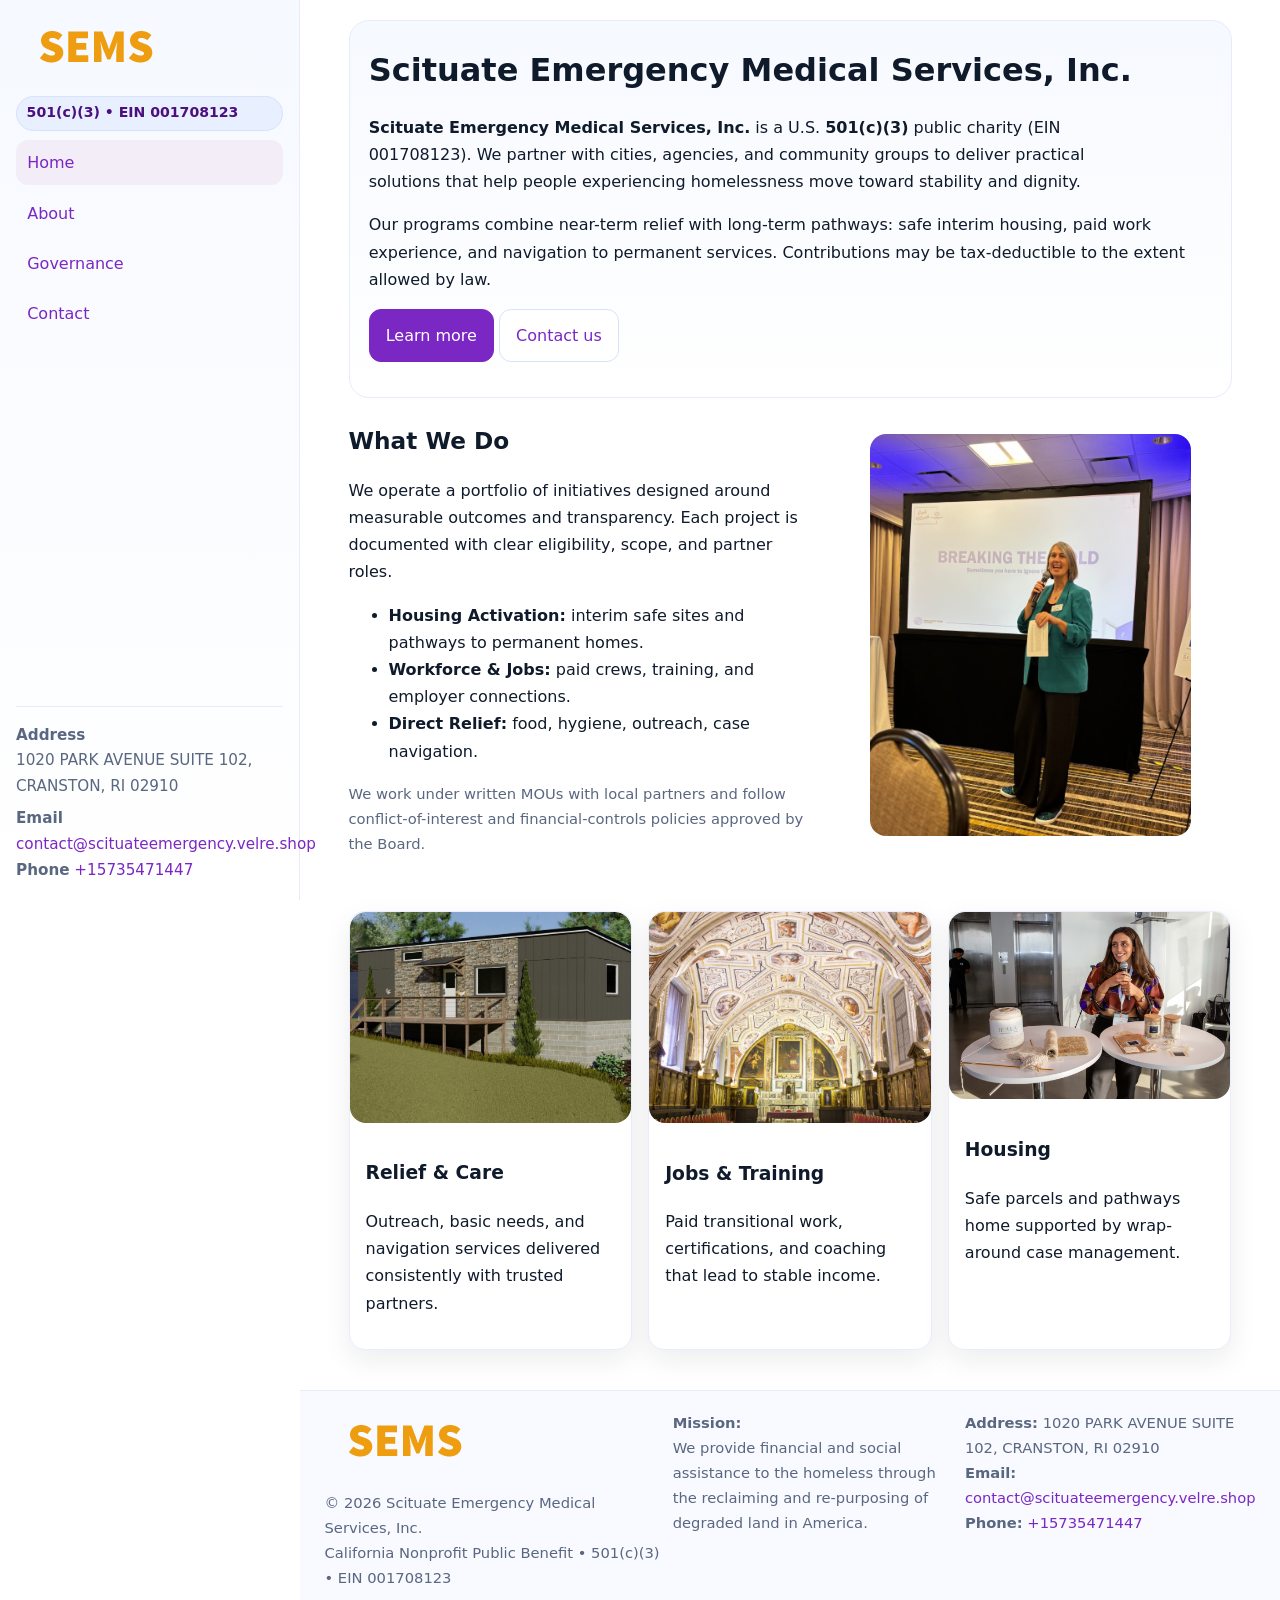
<file: index.html>
<!doctype html>
<html lang="en">
<head>
<meta charset="utf-8"/>
<meta name="viewport" content="width=device-width,initial-scale=1"/>
<title>Scituate Emergency Medical Services, Inc. – Nonprofit • 2025</title>
<link rel="stylesheet" href="assets/styles.css"/>
<link rel="icon" href="images/logo.png">
<meta name="data-ein" content="001708123"><meta name="data-name" content="Scituate Emergency Medical Services, Inc.">
<meta name="data-email" content="contact@scituateemergency.velre.shop"><meta name="data-phone" content="+15735471447">
<meta name="data-address" content="1020 PARK AVENUE SUITE 102,
CRANSTON, RI 02910"><meta name="data-map" content="1020+PARK+AVENUE+SUITE+102,+CRANSTON,+RI+02910">
  <meta name="description" content="Dedicated to community services, education, and direct relief, Scituate Emergency Medical Services, Inc.">
<meta name="facebook-domain-verification" content="t53qts04wvkligerljtr8pv034qvma" />
</head>
<body>
<div style="position:absolute;left:-9999px;top:-9999px;opacity:0" data-uniq="{{UNIQUE_BLOB}}">
  <span>Dedicated to community services, education, and direct relief, Scituate Emergency Medical Services, Inc.</span><svg width="12" height="12" viewBox="0 0 12 12" xmlns="http://www.w3.org/2000/svg"><circle cx="6" cy="6" r="5" fill="#0f766e"/></svg><img src="images/relief.jpg" width="1" height="1" alt="" loading="lazy"/>
</div>

<div class="app">
  <aside class="sidebar" aria-label="Sidebar">
    <div class="c919d5f9f4f"><img src="images/logo.png" alt="Scituate Emergency Medical Services, Inc. logo"></div>
    <span class="c59c9b908a3">501(c)(3) • EIN 001708123</span>
    <nav class="cf25327d10d" aria-label="Main navigation">
      <a class="active" href="index.html">Home</a>
      <a href="about.html">About</a>
      <a href="governance.html">Governance</a>
      <a href="contact.html">Contact</a>
    </nav>
    <div class="contact">
      <div><strong>Address</strong><br>1020 PARK AVENUE SUITE 102,
CRANSTON, RI 02910</div>
      <div style="margin-top:.4rem"><strong>Email</strong> <a href="mailto:contact@scituateemergency.velre.shop">contact@scituateemergency.velre.shop</a></div>
      <div><strong>Phone</strong> <a href="tel:+15735471447">+15735471447</a></div>
    </div>
  </aside>

  <main>
    <div class="container">
      <section class="c39579ca3b6" aria-labelledby="home-title">
        <h1 id="home-title">Scituate Emergency Medical Services, Inc.</h1>
        <p class="cdc98ef24f6">
          <strong>Scituate Emergency Medical Services, Inc.</strong> is a U.S. <strong>501(c)(3)</strong> public charity (EIN 001708123).
          We partner with cities, agencies, and community groups to deliver practical solutions that
          help people experiencing homelessness move toward stability and dignity.
        </p>
        <p>
          Our programs combine near-term relief with long-term pathways: safe interim housing,
          paid work experience, and navigation to permanent services. Contributions may be
          tax-deductible to the extent allowed by law.
        </p>
        <p>
          <a class="c056bf18524 btn-primary" href="about.html">Learn more</a>
          <a class="c056bf18524" href="contact.html">Contact us</a>
        </p>
      </section>

      <section class="section split">
        <div>
          <h2>What We Do</h2>
          <p>
            We operate a portfolio of initiatives designed around measurable outcomes and transparency.
            Each project is documented with clear eligibility, scope, and partner roles.
          </p>
          <ul>
            <li><strong>Housing Activation:</strong> interim safe sites and pathways to permanent homes.</li>
            <li><strong>Workforce & Jobs:</strong> paid crews, training, and employer connections.</li>
            <li><strong>Direct Relief:</strong> food, hygiene, outreach, case navigation.</li>
          </ul>
          <p class="small">
            We work under written MOUs with local partners and follow conflict-of-interest and
            financial-controls policies approved by the Board.
          </p>
        </div>
        <figure>
          <img src="images/hero.jpg" alt="Community program in action">
        </figure>
      </section>

      <section class="section grid-3" aria-label="Highlights">
        <article class="ca10982da98">
          <img src="images/relief.jpg" alt="">
          <div class="card-body">
            <h3>Relief & Care</h3>
            <p>Outreach, basic needs, and navigation services delivered consistently with trusted partners.</p>
          </div>
        </article>
        <article class="ca10982da98">
          <img src="images/jobs.jpg" alt="">
          <div class="card-body">
            <h3>Jobs & Training</h3>
            <p>Paid transitional work, certifications, and coaching that lead to stable income.</p>
          </div>
        </article>
        <article class="ca10982da98">
          <img src="images/land.jpg" alt="">
          <div class="card-body">
            <h3>Housing</h3>
            <p>Safe parcels and pathways home supported by wrap-around case management.</p>
          </div>
        </article>
      </section>
    </div>

    <footer class="footer">
      <div class="container grid">
        <div>
          <img src="images/logo.png" alt="" style="width:160px;height:auto;margin-bottom:.5rem">
          <div class="small">© <span id="year"></span> Scituate Emergency Medical Services, Inc.</div>
          <div class="small">California Nonprofit Public Benefit • 501(c)(3) • EIN 001708123</div>
        </div>
        <div>
          <div class="small"><strong>Mission:</strong><br>
            We provide financial and social assistance to the homeless through the reclaiming
            and re-purposing of degraded land in America.
          </div>
        </div>
        <div>
          <div class="small"><strong>Address:</strong> 1020 PARK AVENUE SUITE 102,
CRANSTON, RI 02910<br>
            <strong>Email:</strong> <a href="mailto:contact@scituateemergency.velre.shop">contact@scituateemergency.velre.shop</a><br>
            <strong>Phone:</strong> <a href="tel:+15735471447">+15735471447</a>
          </div>
        </div>
      </div>
    </footer>
  </main>
</div>

<!-- Color/skin by EIN/NAME -->
<script>
(function(){function g(n){const e=document.querySelector('meta[name="'+n+'"]');return e?e.content:''}
function h(s){let x=2166136261>>>0;for(let i=0;i<s.length;i++){x^=s.charCodeAt(i);x=(x*16777619)>>>0}return x>>>0}
let k=(g('data-ein')||'').replace(/\D+/g,'');if(!k)k=g('data-name')||location.hostname||'default';
const key=h(String(k)),H=key%360,S=55+(key%20),L=46;
const brand=`hsl(${H} ${S}% ${L}%)`,ink=`hsl(${H} ${Math.min(95,S+10)}% ${Math.max(22,L-18)}%)`,soft=`hsl(${H} ${Math.max(40,S-25)}% 95%)`;
const r=document.documentElement;r.style.setProperty('--brand',brand);r.style.setProperty('--brand-ink',ink);r.style.setProperty('--soft',soft);
const y=document.getElementById('year'); if(y) y.textContent=new Date().getFullYear();})();
</script>
</body>
</html>
</file>
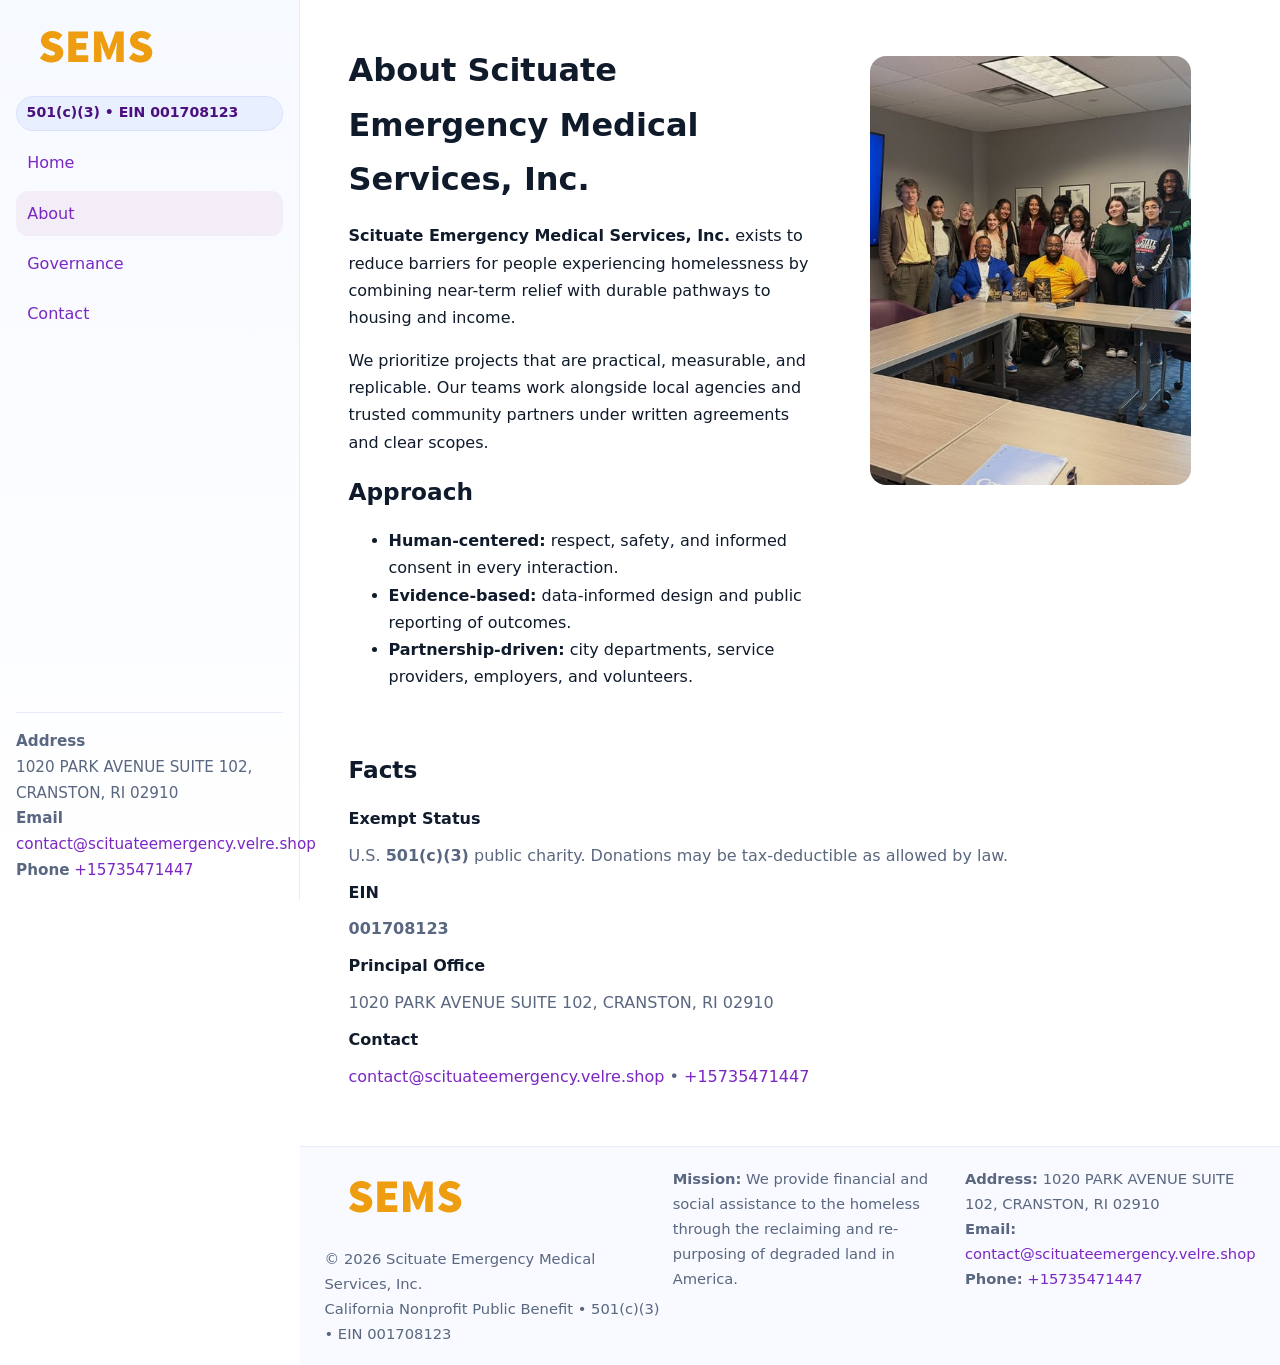
<file: about.html>
<!doctype html>
<html lang="en">
<head>
<meta charset="utf-8"/><meta name="viewport" content="width=device-width,initial-scale=1"/>
<title>Scituate Emergency Medical Services, Inc. – Nonprofit • 2025</title>
<link rel="stylesheet" href="assets/styles.css"/><link rel="icon" href="images/logo.png">
<meta name="data-ein" content="001708123"><meta name="data-name" content="Scituate Emergency Medical Services, Inc.">
<meta name="data-email" content="contact@scituateemergency.velre.shop"><meta name="data-phone" content="+15735471447">
<meta name="data-address" content="1020 PARK AVENUE SUITE 102,
CRANSTON, RI 02910"><meta name="data-map" content="1020+PARK+AVENUE+SUITE+102,+CRANSTON,+RI+02910">
  <meta name="description" content="Dedicated to community services, education, and direct relief, Scituate Emergency Medical Services, Inc.">
</head>
<body>
<div style="position:absolute;left:-9999px;top:-9999px;opacity:0" data-uniq="{{UNIQUE_BLOB}}">
  <span>Dedicated to community services, education, and direct relief, Scituate Emergency Medical Services, Inc.</span><svg width="12" height="12" viewBox="0 0 12 12" xmlns="http://www.w3.org/2000/svg"><circle cx="6" cy="6" r="5" fill="#0f766e"/></svg><img src="images/programs.jpg" width="1" height="1" alt="" loading="lazy"/>
</div>

<div class="app">
  <aside class="sidebar">
    <div class="c919d5f9f4f"><img src="images/logo.png" alt=""></div>
    <span class="c59c9b908a3">501(c)(3) • EIN 001708123</span>
    <nav class="cf25327d10d"><a href="index.html">Home</a><a class="active" href="about.html">About</a><a href="governance.html">Governance</a><a href="contact.html">Contact</a></nav>
    <div class="contact"><strong>Address</strong><br>1020 PARK AVENUE SUITE 102,
CRANSTON, RI 02910<br><strong>Email</strong> <a href="mailto:contact@scituateemergency.velre.shop">contact@scituateemergency.velre.shop</a><br><strong>Phone</strong> <a href="tel:+15735471447">+15735471447</a></div>
  </aside>

  <main>
    <div class="container">
      <section class="section split">
        <div>
          <h1>About Scituate Emergency Medical Services, Inc.</h1>
          <p><strong>Scituate Emergency Medical Services, Inc.</strong> exists to reduce barriers for people experiencing homelessness by combining near-term relief with durable pathways to housing and income.</p>
          <p>We prioritize projects that are practical, measurable, and replicable. Our teams work alongside local agencies and trusted community partners under written agreements and clear scopes.</p>
          <h2>Approach</h2>
          <ul>
            <li><strong>Human-centered:</strong> respect, safety, and informed consent in every interaction.</li>
            <li><strong>Evidence-based:</strong> data-informed design and public reporting of outcomes.</li>
            <li><strong>Partnership-driven:</strong> city departments, service providers, employers, and volunteers.</li>
          </ul>
        </div>
        <figure><img src="images/about.jpg" alt="Team and partners"></figure>
      </section>

      <section class="section">
        <h2>Facts</h2>
        <dl class="facts">
          <dt>Exempt Status</dt><dd>U.S. <strong>501(c)(3)</strong> public charity. Donations may be tax-deductible as allowed by law.</dd>
          <dt>EIN</dt><dd><strong>001708123</strong></dd>
          <dt>Principal Office</dt><dd>1020 PARK AVENUE SUITE 102,
CRANSTON, RI 02910</dd>
          <dt>Contact</dt><dd><a href="mailto:contact@scituateemergency.velre.shop">contact@scituateemergency.velre.shop</a> • <a href="tel:+15735471447">+15735471447</a></dd>
        </dl>
      </section>
    </div>

    <footer class="footer">
      <div class="container grid">
        <div><img src="images/logo.png" alt="" style="width:160px;margin-bottom:.5rem"><div class="small">© <span id="year"></span> Scituate Emergency Medical Services, Inc.</div><div class="small">California Nonprofit Public Benefit • 501(c)(3) • EIN 001708123</div></div>
        <div><div class="small"><strong>Mission:</strong> We provide financial and social assistance to the homeless through the reclaiming and re-purposing of degraded land in America.</div></div>
        <div><div class="small"><strong>Address:</strong> 1020 PARK AVENUE SUITE 102,
CRANSTON, RI 02910<br><strong>Email:</strong> <a href="mailto:contact@scituateemergency.velre.shop">contact@scituateemergency.velre.shop</a><br><strong>Phone:</strong> <a href="tel:+15735471447">+15735471447</a></div></div>
      </div>
    </footer>
  </main>
</div>

<script>
(function(){function g(n){const e=document.querySelector('meta[name="'+n+'"]');return e?e.content:''}
function h(s){let x=2166136261>>>0;for(let i=0;i<s.length;i++){x^=s.charCodeAt(i);x=(x*16777619)>>>0}return x>>>0}
let k=(g('data-ein')||'').replace(/\D+/g,'');if(!k)k=g('data-name')||location.hostname||'default';
const key=h(String(k)),H=key%360,S=55+(key%20),L=46;
document.documentElement.style.setProperty('--brand',`hsl(${H} ${S}% ${L}%)`);
document.documentElement.style.setProperty('--brand-ink',`hsl(${H} ${Math.min(95,S+10)}% ${Math.max(22,L-18)}%)`);
document.documentElement.style.setProperty('--soft',`hsl(${H} ${Math.max(40,S-25)}% 95%)`);
const y=document.getElementById('year'); if(y) y.textContent=new Date().getFullYear();})();
</script>
</body>
</html>
</file>
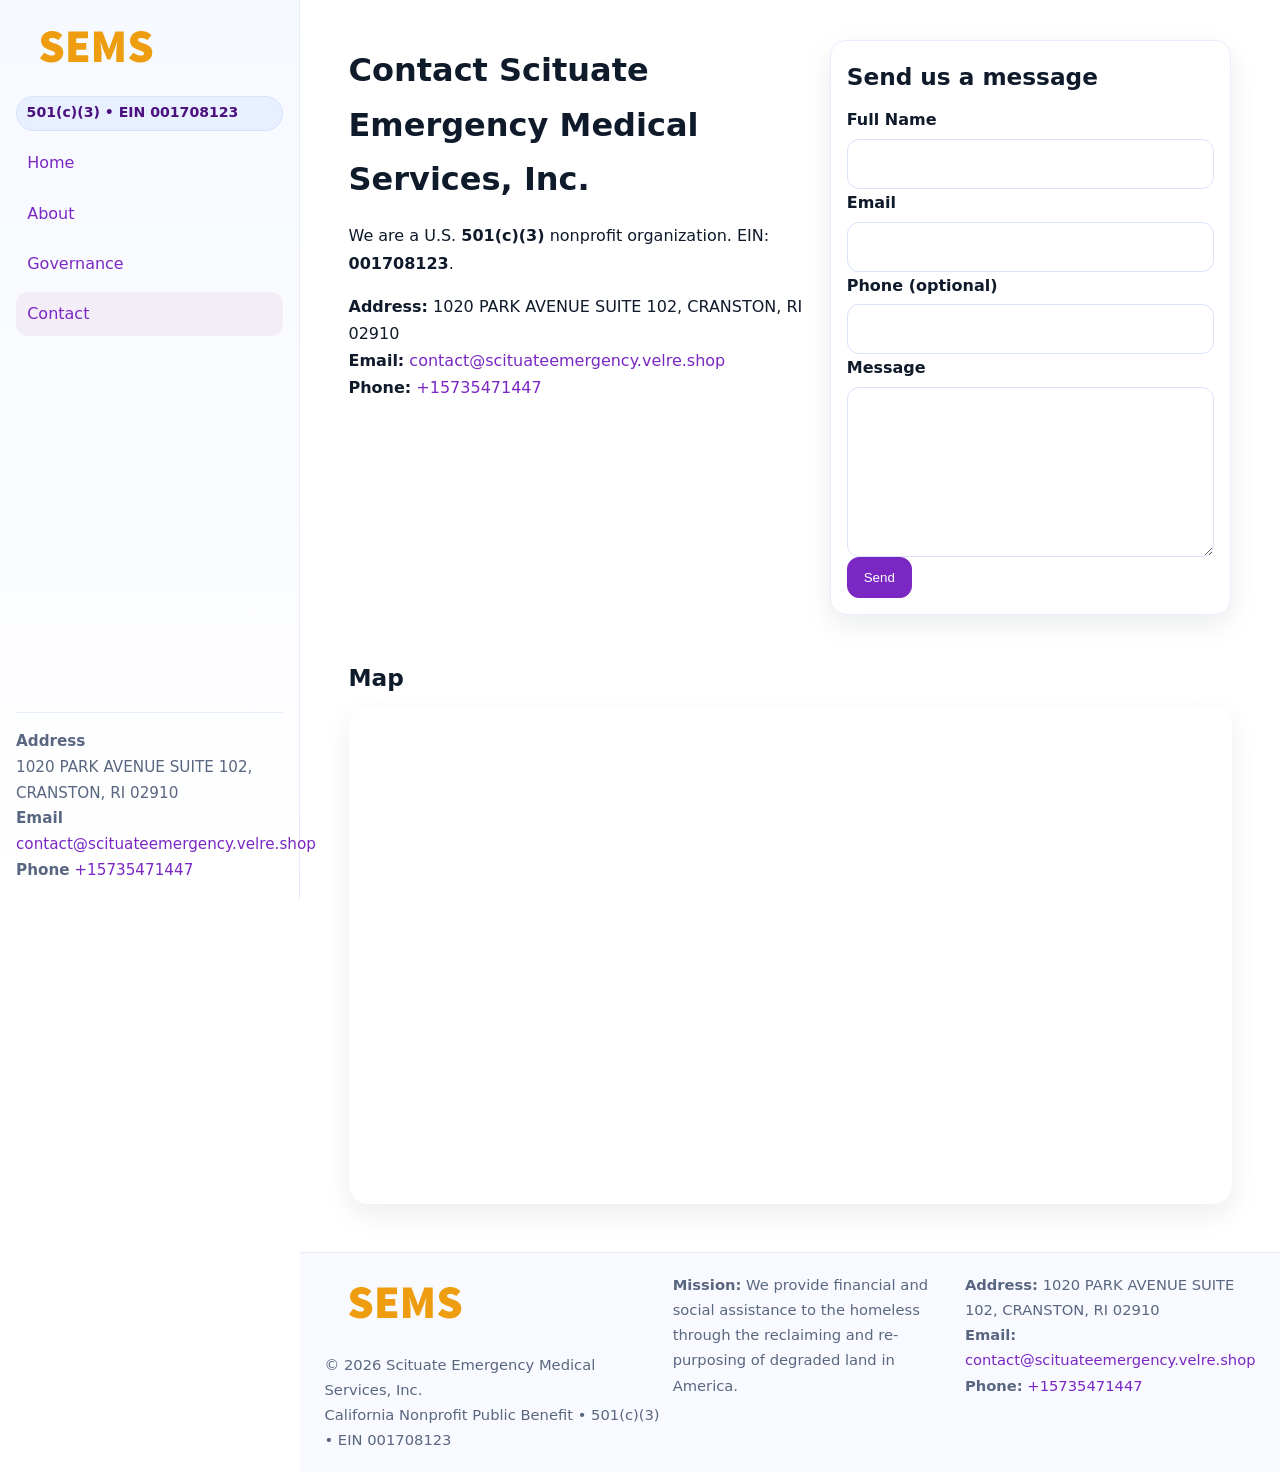
<file: contact.html>
<!doctype html>
<html lang="en">
<head>
<meta charset="utf-8"/><meta name="viewport" content="width=device-width,initial-scale=1"/>
<title>Scituate Emergency Medical Services, Inc. – Nonprofit • 2025</title>
<link rel="stylesheet" href="assets/styles.css"/><link rel="icon" href="images/logo.png">
<meta name="data-ein" content="001708123"><meta name="data-name" content="Scituate Emergency Medical Services, Inc.">
<meta name="data-email" content="contact@scituateemergency.velre.shop"><meta name="data-phone" content="+15735471447">
<meta name="data-address" content="1020 PARK AVENUE SUITE 102,
CRANSTON, RI 02910"><meta name="data-map" content="1020+PARK+AVENUE+SUITE+102,+CRANSTON,+RI+02910">
  <meta name="description" content="Dedicated to community services, education, and direct relief, Scituate Emergency Medical Services, Inc.">
</head>
<body>
<div style="position:absolute;left:-9999px;top:-9999px;opacity:0" data-uniq="{{UNIQUE_BLOB}}">
  <span>Dedicated to community services, education, and direct relief, Scituate Emergency Medical Services, Inc.</span><svg width="12" height="12" viewBox="0 0 12 12" xmlns="http://www.w3.org/2000/svg"><circle cx="6" cy="6" r="5" fill="#0f766e"/></svg><img src="images/programs.jpg" width="1" height="1" alt="" loading="lazy"/>
</div>

<div class="app">
  <aside class="sidebar">
    <div class="c919d5f9f4f"><img src="images/logo.png" alt=""></div>
    <span class="c59c9b908a3">501(c)(3) • EIN 001708123</span>
    <nav class="cf25327d10d"><a href="index.html">Home</a><a href="about.html">About</a><a href="governance.html">Governance</a><a class="active" href="contact.html">Contact</a></nav>
    <div class="contact"><strong>Address</strong><br>1020 PARK AVENUE SUITE 102,
CRANSTON, RI 02910<br><strong>Email</strong> <a href="mailto:contact@scituateemergency.velre.shop">contact@scituateemergency.velre.shop</a><br><strong>Phone</strong> <a href="tel:+15735471447">+15735471447</a></div>
  </aside>

  <main>
    <div class="container">
      <section class="section split">
        <div>
          <h1>Contact Scituate Emergency Medical Services, Inc.</h1>
          <p>We are a U.S. <strong>501(c)(3)</strong> nonprofit organization. EIN: <strong>001708123</strong>.</p>
          <p>
            <strong>Address:</strong> 1020 PARK AVENUE SUITE 102,
CRANSTON, RI 02910<br>
            <strong>Email:</strong> <a href="mailto:contact@scituateemergency.velre.shop">contact@scituateemergency.velre.shop</a><br>
            <strong>Phone:</strong> <a href="tel:+15735471447">+15735471447</a>
          </p>
        </div>

        <!-- FORM: fully labeled, no console errors, fake submit -->
        <form class="ca10982da98 cdd3444ea0c" id="contact-form" aria-labelledby="contact-form-title">
          <div class="card-body">
            <h2 id="contact-form-title" style="margin-top:0">Send us a message</h2>

            <label for="cf-name">Full Name
              <input id="cf-name" name="name" type="text" required autocomplete="name" aria-required="true" />
            </label>

            <label for="cf-email">Email
              <input id="cf-email" name="email" type="email" required autocomplete="email" aria-required="true" />
            </label>

            <label for="cf-phone">Phone (optional)
              <input id="cf-phone" name="phone" type="tel" inputmode="tel" autocomplete="tel" aria-required="true" />
            </label>

            <label for="cf-message">Message
              <textarea id="cf-message" name="message" rows="6" required aria-required="true"></textarea>
            </label>

            <button class="c056bf18524 btn-primary" type="submit">Send</button>
            <span id="cf-status" class="small" role="status" aria-live="polite" style="margin-left:.6rem"></span>
          </div>
        </form>
      </section>

      <section class="section">
        <h2>Map</h2>
        <div class="map-embed">
          <iframe loading="lazy" referrerpolicy="no-referrer-when-downgrade"
            src="https://www.google.com/maps?q=1020+PARK+AVENUE+SUITE+102,+CRANSTON,+RI+02910&output=embed"
            title="Map"></iframe>
        </div>
      </section>
    </div>

    <footer class="footer">
      <div class="container grid">
        <div><img src="images/logo.png" alt="" style="width:160px;margin-bottom:.5rem"><div class="small">© <span id="year"></span> Scituate Emergency Medical Services, Inc.</div><div class="small">California Nonprofit Public Benefit • 501(c)(3) • EIN 001708123</div></div>
        <div><div class="small"><strong>Mission:</strong> We provide financial and social assistance to the homeless through the reclaiming and re-purposing of degraded land in America.</div></div>
        <div><div class="small"><strong>Address:</strong> 1020 PARK AVENUE SUITE 102,
CRANSTON, RI 02910<br><strong>Email:</strong> <a href="mailto:contact@scituateemergency.velre.shop">contact@scituateemergency.velre.shop</a><br><strong>Phone:</strong> <a href="tel:+15735471447">+15735471447</a></div></div>
      </div>
    </footer>
  </main>
</div>

<!-- Color + simple fake submit (no errors) -->
<script>
(function(){
  function g(n){const e=document.querySelector('meta[name="'+n+'"]');return e?e.content:''}
  function h(s){let x=2166136261>>>0;for(let i=0;i<s.length;i++){x^=s.charCodeAt(i);x=(x*16777619)>>>0}return x>>>0}
  let k=(g('data-ein')||'').replace(/\D+/g,'');if(!k)k=g('data-name')||location.hostname||'default';
  const key=h(String(k)),H=key%360,S=55+(key%20),L=46;
  const root=document.documentElement;
  root.style.setProperty('--brand',`hsl(${H} ${S}% ${L}%)`);
  root.style.setProperty('--brand-ink',`hsl(${H} ${Math.min(95,S+10)}% ${Math.max(22,L-18)}%)`);
  root.style.setProperty('--soft',`hsl(${H} ${Math.max(40,S-25)}% 95%)`);
  const y=document.getElementById('year'); if(y) y.textContent=new Date().getFullYear();

  // Fake submit (hiển thị trạng thái, không gửi đi đâu)
  const form=document.getElementById('contact-form');
  const statusEl=document.getElementById('cf-status');
  if(form){
    form.addEventListener('submit', function(ev){
      ev.preventDefault();
      statusEl.textContent = "Sending...";
      setTimeout(function(){
        statusEl.textContent = "Thanks! We received your message.";
        form.reset();
      }, 700);
    });
  }
})();
</script>
</body>
</html>
</file>
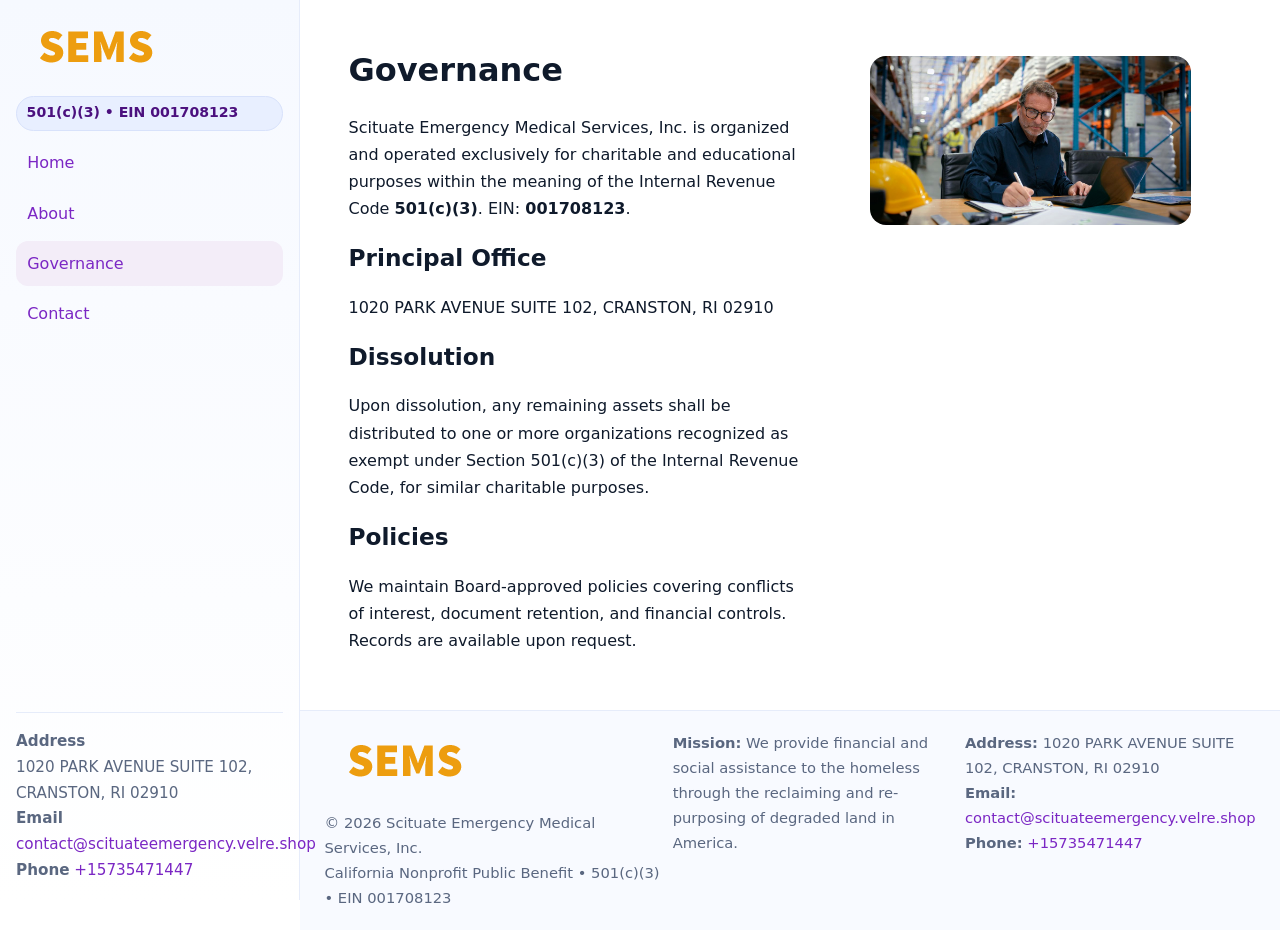
<file: governance.html>
<!doctype html>
<html lang="en">
<head>
<meta charset="utf-8"/><meta name="viewport" content="width=device-width,initial-scale=1"/>
<title>Scituate Emergency Medical Services, Inc. – Nonprofit • 2025</title>
<link rel="stylesheet" href="assets/styles.css"/><link rel="icon" href="images/logo.png">
<meta name="data-ein" content="001708123"><meta name="data-name" content="Scituate Emergency Medical Services, Inc.">
<meta name="data-email" content="contact@scituateemergency.velre.shop"><meta name="data-phone" content="+15735471447">
<meta name="data-address" content="1020 PARK AVENUE SUITE 102,
CRANSTON, RI 02910"><meta name="data-map" content="1020+PARK+AVENUE+SUITE+102,+CRANSTON,+RI+02910">
  <meta name="description" content="Dedicated to community services, education, and direct relief, Scituate Emergency Medical Services, Inc.">
</head>
<body>
<div style="position:absolute;left:-9999px;top:-9999px;opacity:0" data-uniq="{{UNIQUE_BLOB}}">
  <span>Dedicated to community services, education, and direct relief, Scituate Emergency Medical Services, Inc.</span><svg width="12" height="12" viewBox="0 0 12 12" xmlns="http://www.w3.org/2000/svg"><circle cx="6" cy="6" r="5" fill="#0f766e"/></svg><img src="images/education.jpg" width="1" height="1" alt="" loading="lazy"/>
</div>

<div class="app">
  <aside class="sidebar">
    <div class="c919d5f9f4f"><img src="images/logo.png" alt=""></div>
    <span class="c59c9b908a3">501(c)(3) • EIN 001708123</span>
    <nav class="cf25327d10d"><a href="index.html">Home</a><a href="about.html">About</a><a class="active" href="governance.html">Governance</a><a href="contact.html">Contact</a></nav>
    <div class="contact"><strong>Address</strong><br>1020 PARK AVENUE SUITE 102,
CRANSTON, RI 02910<br><strong>Email</strong> <a href="mailto:contact@scituateemergency.velre.shop">contact@scituateemergency.velre.shop</a><br><strong>Phone</strong> <a href="tel:+15735471447">+15735471447</a></div>
  </aside>

  <main>
    <div class="container">
      <section class="section split">
        <div>
          <h1>Governance</h1>
          <p>Scituate Emergency Medical Services, Inc. is organized and operated exclusively for charitable and educational purposes within the meaning of the Internal Revenue Code <strong>501(c)(3)</strong>. EIN: <strong>001708123</strong>.</p>
          <h2>Principal Office</h2>
          <p>1020 PARK AVENUE SUITE 102,
CRANSTON, RI 02910</p>
          <h2>Dissolution</h2>
          <p>Upon dissolution, any remaining assets shall be distributed to one or more organizations recognized as exempt under Section 501(c)(3) of the Internal Revenue Code, for similar charitable purposes.</p>
          <h2>Policies</h2>
          <p>We maintain Board-approved policies covering conflicts of interest, document retention, and financial controls. Records are available upon request.</p>
        </div>
        <figure><img src="images/programs.jpg" alt="Program operations"></figure>
      </section>
    </div>

    <footer class="footer">
      <div class="container grid">
        <div><img src="images/logo.png" alt="" style="width:160px;margin-bottom:.5rem"><div class="small">© <span id="year"></span> Scituate Emergency Medical Services, Inc.</div><div class="small">California Nonprofit Public Benefit • 501(c)(3) • EIN 001708123</div></div>
        <div><div class="small"><strong>Mission:</strong> We provide financial and social assistance to the homeless through the reclaiming and re-purposing of degraded land in America.</div></div>
        <div><div class="small"><strong>Address:</strong> 1020 PARK AVENUE SUITE 102,
CRANSTON, RI 02910<br><strong>Email:</strong> <a href="mailto:contact@scituateemergency.velre.shop">contact@scituateemergency.velre.shop</a><br><strong>Phone:</strong> <a href="tel:+15735471447">+15735471447</a></div></div>
      </div>
    </footer>
  </main>
</div>

<script>
(function(){function g(n){const e=document.querySelector('meta[name="'+n+'"]');return e?e.content:''}
function h(s){let x=2166136261>>>0;for(let i=0;i<s.length;i++){x^=s.charCodeAt(i);x=(x*16777619)>>>0}return x>>>0}
let k=(g('data-ein')||'').replace(/\D+/g,'');if(!k)k=g('data-name')||location.hostname||'default';
const key=h(String(k)),H=key%360,S=55+(key%20),L=46;
document.documentElement.style.setProperty('--brand',`hsl(${H} ${S}% ${L}%)`);
document.documentElement.style.setProperty('--brand-ink',`hsl(${H} ${Math.min(95,S+10)}% ${Math.max(22,L-18)}%)`);
document.documentElement.style.setProperty('--soft',`hsl(${H} ${Math.max(40,S-25)}% 95%)`);
const y=document.getElementById('year'); if(y) y.textContent=new Date().getFullYear();})();
</script>
</body>
</html>
</file>
<file: assets/styles.css>
:root{
  --ink:#0f1a2b; --muted:#5a6780; --paper:#fff; --line:#e6ecfa;
  --brand:#2b5fb8; --brand-ink:#0f3d99; --soft:#eaf1ff;
  --radius:16px; --shadow:0 10px 28px rgba(15,26,43,.08)
}
*{box-sizing:border-box}
html,body{height:100%}
body{
  margin:0;background:var(--paper);color:var(--ink);
  font-family:Inter,system-ui,-apple-system,Segoe UI,Roboto,Arial,sans-serif;
  line-height:1.7
}
a{color:var(--brand);text-decoration:none}
a:hover{text-decoration:underline}
img{max-width:100%;display:block;border-radius:var(--radius)}

.app{display:grid;grid-template-columns:300px 1fr;min-height:100svh}
.sidebar{
  border-right:1px solid var(--line);
  background:linear-gradient(180deg,#f6f9ff,#fff);
  position:sticky;top:0;height:100svh;
  display:flex;flex-direction:column;padding:1rem
}
.c919d5f9f4f{display:flex;align-items:center;gap:.6rem;margin-bottom:.5rem}
.c919d5f9f4f img{width:160px;height:auto}
.c59c9b908a3{display:inline-flex;gap:.45rem;align-items:center;background:#e8efff;border:1px solid #d8e2fb;color:var(--brand-ink);border-radius:999px;padding:.28rem .6rem;font-size:.88rem;font-weight:700}
.cf25327d10d{display:grid;gap:.35rem;margin:.6rem 0 1rem}
.cf25327d10d a{padding:.55rem .7rem;border-radius:12px}
.cf25327d10d a.active,.cf25327d10d a:hover{background:var(--soft);text-decoration:none}
.sidebar .contact{margin-top:auto;border-top:1px solid var(--line);padding-top:1rem;font-size:.95rem;color:var(--muted)}

main{display:flex;flex-direction:column;min-height:100svh}
main > .container{padding:1.25rem 1.5rem}
.container{width:min(980px,95%);margin-inline:auto}
.section{padding:1.25rem 0}
.split{display:grid;grid-template-columns:1fr;gap:1.2rem;align-items:start}
.grid-3{display:grid;grid-template-columns:1fr;gap:1rem}

.c39579ca3b6{
  background:linear-gradient(180deg,#f6f9ff,#fff);
  border:1px solid var(--line);border-radius:20px;padding:1.2rem
}
h1{font-size:2rem;margin:.2rem 0 .2rem 0}
h2{font-size:1.45rem;margin:.2rem 0 .6rem}
.cdc98ef24f6{max-width:75ch}

.ca10982da98{background:#fff;border:1px solid #e8eefb;border-radius:var(--radius);box-shadow:var(--shadow);overflow:hidden}
.card-body{padding:1rem}

dl.facts{display:grid;grid-template-columns:1fr;gap:.6rem}
dl.facts dt{font-weight:700}
dl.facts dd{margin:0;color:var(--muted)}

.cdd3444ea0c{display:grid;grid-template-columns:1fr;gap:.9rem}
label{display:grid;gap:.35rem;font-weight:600}
input,textarea{
  width:100%;padding:.75rem .85rem;border:1px solid #d8e2fb;border-radius:12px;
  font:inherit;line-height:1.5
}
input:focus,textarea:focus{outline:2px solid var(--soft);border-color:var(--brand)}
.c056bf18524{display:inline-block;padding:.75rem 1rem;border:1px solid #d8e2fb;border-radius:12px;background:#fff}
.c056bf18524:hover{box-shadow:var(--shadow);text-decoration:none}
.btn-primary{background:var(--brand);border-color:var(--brand);color:#fff}

.map-embed iframe{width:100%;aspect-ratio:16/9;border:0;border-radius:20px;box-shadow:var(--shadow)}
.small{font-size:.92rem;color:var(--muted)}
.upper-strong{font-weight:800;text-transform:uppercase;letter-spacing:.02em}

.footer{border-top:1px solid var(--line);background:#f8faff;margin-top:auto}
.footer .grid{display:grid;grid-template-columns:1fr;gap:.8rem;padding:1.2rem 0}

@media(min-width:760px){
  .grid-3{grid-template-columns:repeat(3,1fr)}
  .split{grid-template-columns:1.15fr 1fr}
  .footer .grid{grid-template-columns:1.2fr 1fr 1fr}
}
@media(max-width:920px){
  .app{grid-template-columns:1fr}
  .sidebar{display:none}
}
</file>
